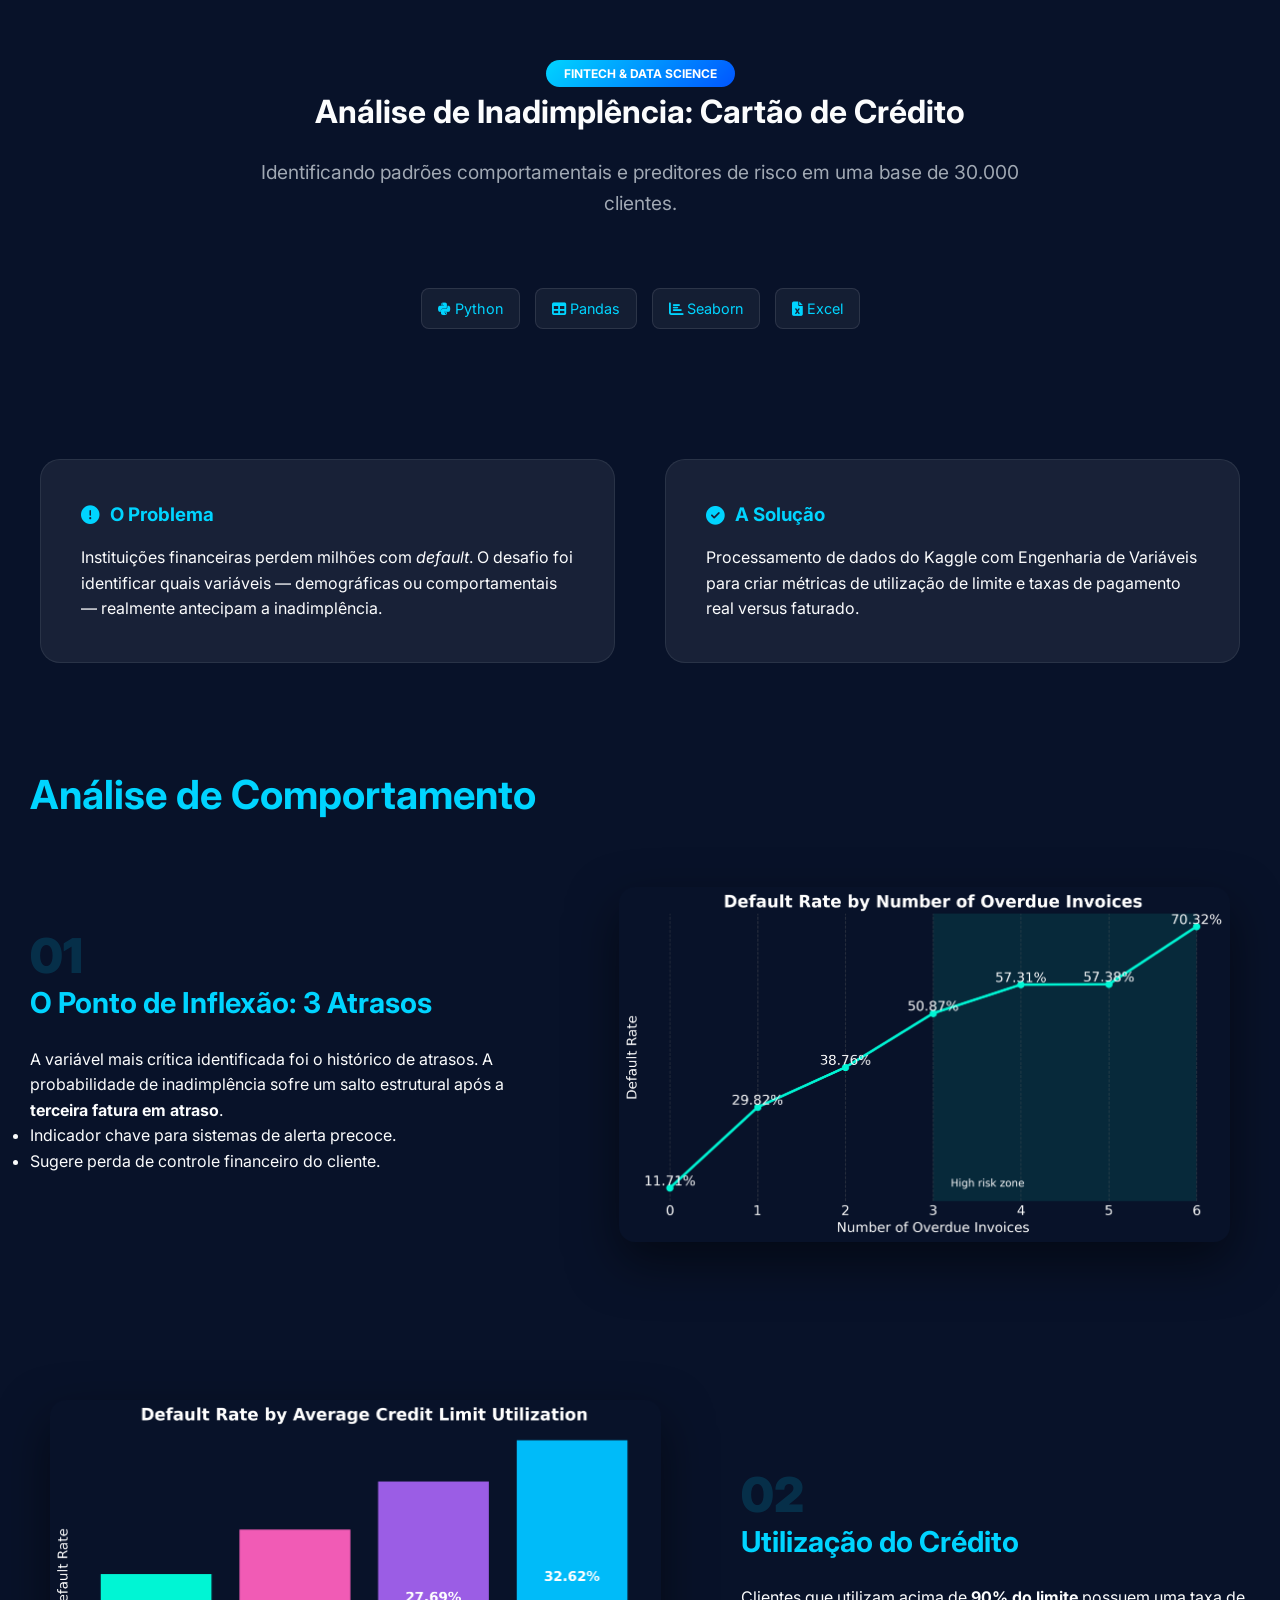
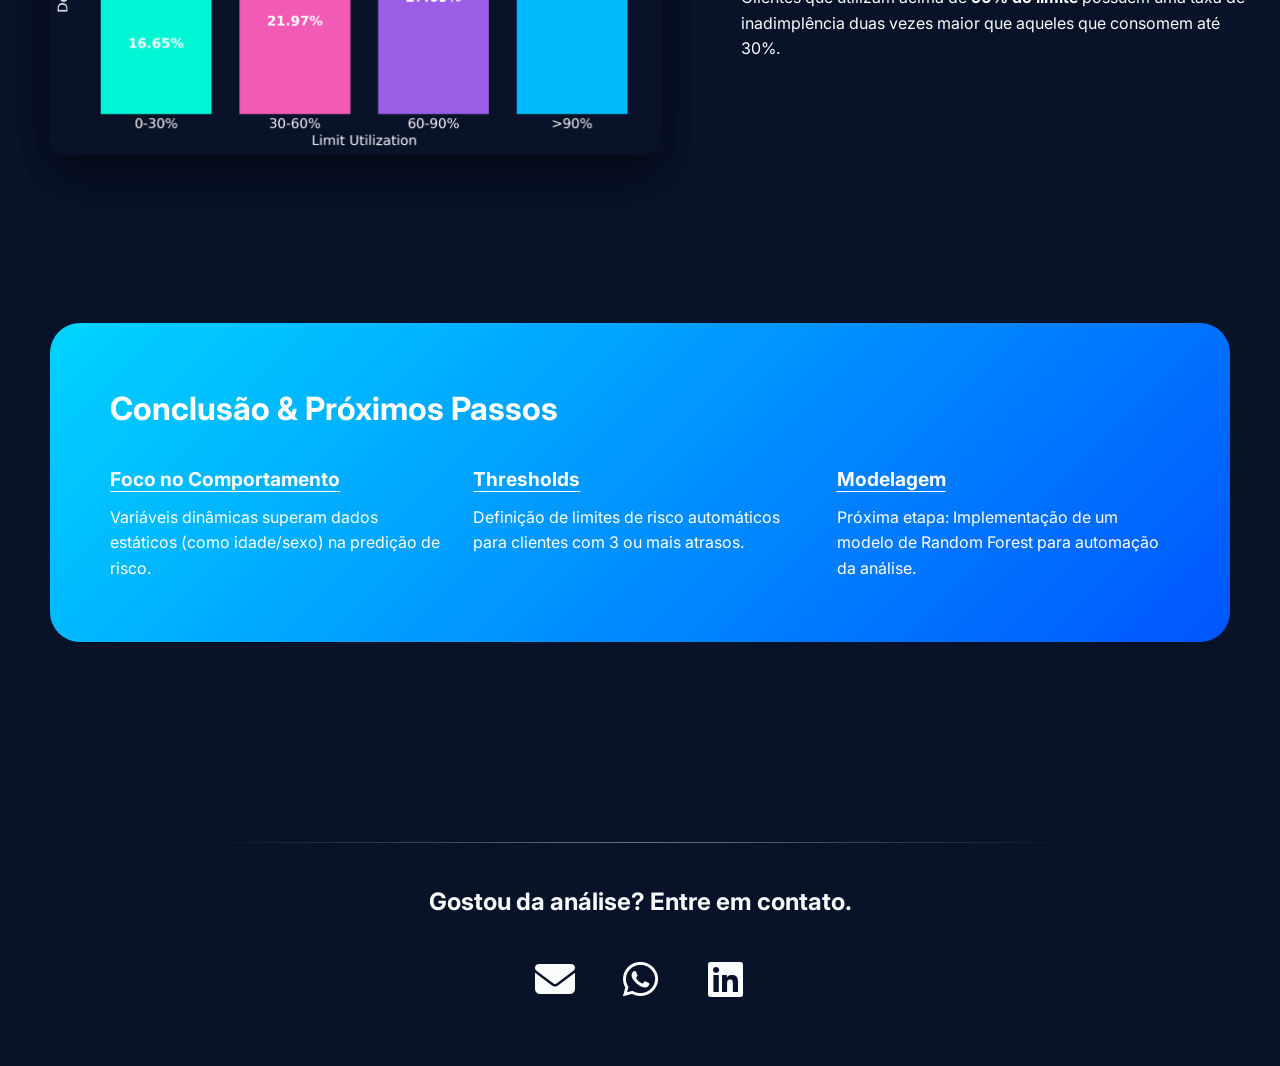
<file: projeto.html>
<!doctype html>
<html lang="pt-br">
  <head>
    <meta charset="UTF-8" />
    <meta name="viewport" content="width=device-width, initial-scale=1.0" />
    <title>Case Study: Risco de Crédito</title>
    <link rel="stylesheet" href="styles.css" />
    <link
      rel="stylesheet"
      href="https://cdnjs.cloudflare.com/ajax/libs/font-awesome/6.5.0/css/all.min.css"
    />
    <link
      href="https://fonts.googleapis.com/css2?family=Inter:wght@300;400;600;700&display=swap"
      rel="stylesheet"
    />
  </head>

  <body>
    <header class="projeto-header-modern">
      <div class="container-central">
        <span class="category-tag">Fintech & Data Science</span>
        <h1>Análise de Inadimplência: Cartão de Crédito</h1>
        <p class="subtitulo-modern">
          Identificando padrões comportamentais e preditores de risco em uma
          base de 30.000 clientes.
        </p>
        <div class="tech-stack">
          <span><i class="fab fa-python"></i> Python</span>
          <span><i class="fas fa-table"></i> Pandas</span>
          <span><i class="fas fa-chart-bar"></i> Seaborn</span>
          <span><i class="fas fa-file-excel"></i> Excel</span>
        </div>
      </div>
    </header>

    <main class="container-central">
      <section class="overview-grid">
        <div class="info-card">
          <h3><i class="fas fa-exclamation-circle"></i> O Problema</h3>
          <p>
            Instituições financeiras perdem milhões com <em>default</em>. O
            desafio foi identificar quais variáveis — demográficas ou
            comportamentais — realmente antecipam a inadimplência.
          </p>
        </div>
        <div class="info-card">
          <h3><i class="fas fa-check-circle"></i> A Solução</h3>
          <p>
            Processamento de dados do Kaggle com Engenharia de Variáveis para
            criar métricas de utilização de limite e taxas de pagamento real
            versus faturado.
          </p>
        </div>
      </section>

      <section class="insight-sectio">
        <h2 class="sobre-titulo">Análise de Comportamento</h2>

        <div class="insight-row">
          <div class="insight-text">
            <span class="insight-number">01</span>
            <h3>O Ponto de Inflexão: 3 Atrasos</h3>
            <p>
              A variável mais crítica identificada foi o histórico de atrasos. A
              probabilidade de inadimplência sofre um salto estrutural após a
              <strong>terceira fatura em atraso</strong>.
            </p>
            <ul class="highlights">
              <li>Indicador chave para sistemas de alerta precoce.</li>
              <li>Sugere perda de controle financeiro do cliente.</li>
            </ul>
          </div>
          <div class="insight-visual">
            <img
              src="img/default_by_delay_payments.png"
              alt="Gráfico de Atrasos"
            />
          </div>
        </div>

        <div class="insight-row reverse">
          <div class="insight-text">
            <span class="insight-number">02</span>
            <h3>Utilização do Crédito</h3>
            <p>
              Clientes que utilizam acima de
              <strong>90% do limite</strong> possuem uma taxa de inadimplência
              duas vezes maior que aqueles que consomem até 30%.
            </p>
          </div>
          <div class="insight-visual">
            <img
              src="img/default_by_utilization_limit.png"
              alt="Gráfico de Utilização"
            />
          </div>
        </div>
      </section>

      <section class="conclusao-box">
        <h2>Conclusão & Próximos Passos</h2>
        <div class="grid-three">
          <div class="conclusao-item">
            <h4>Foco no Comportamento</h4>
            <p>
              Variáveis dinâmicas superam dados estáticos (como idade/sexo) na
              predição de risco.
            </p>
          </div>
          <div class="conclusao-item">
            <h4>Thresholds</h4>
            <p>
              Definição de limites de risco automáticos para clientes com 3 ou
              mais atrasos.
            </p>
          </div>
          <div class="conclusao-item">
            <h4>Modelagem</h4>
            <p>
              Próxima etapa: Implementação de um modelo de Random Forest para
              automação da análise.
            </p>
          </div>
        </div>
      </section>
    </main>

    <footer class="footer-contato">
      <hr class="divider" />
      <h2>Gostou da análise? Entre em contato.</h2>
      <div class="contato-icons">
        <a href="mailto:paulosantiago240@gmail.com"
          ><i class="fa-solid fa-envelope"></i
        ></a>
        <a href="https://wa.me/5567992562363"
          ><i class="fa-brands fa-whatsapp"></i
        ></a>
        <a href="https://www.linkedin.com/in/luis-paulo-loubet-557712179"
          ><i class="fa-brands fa-linkedin"></i
        ></a>
      </div>
    </footer>

    <button class="back-to-top">↑</button>

    <script src="script.js"></script>
  </body>
</html>
</file>
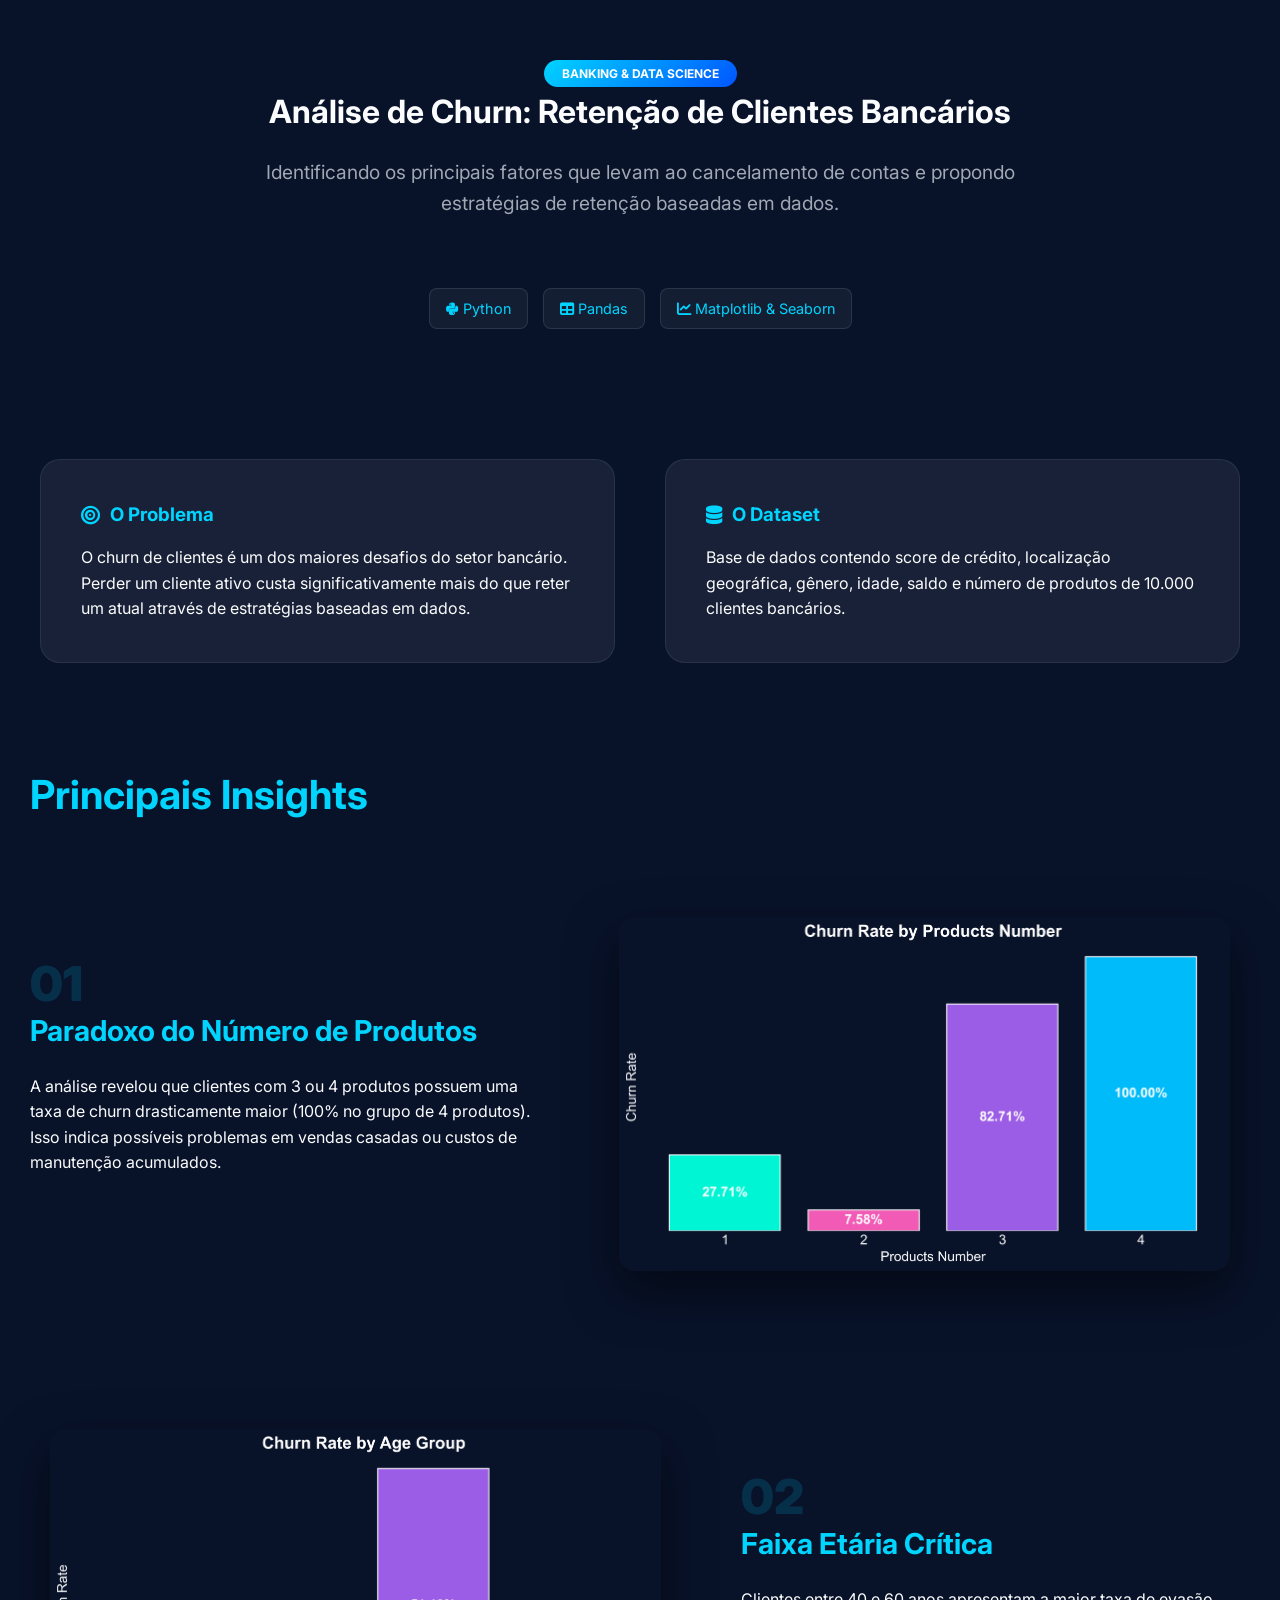
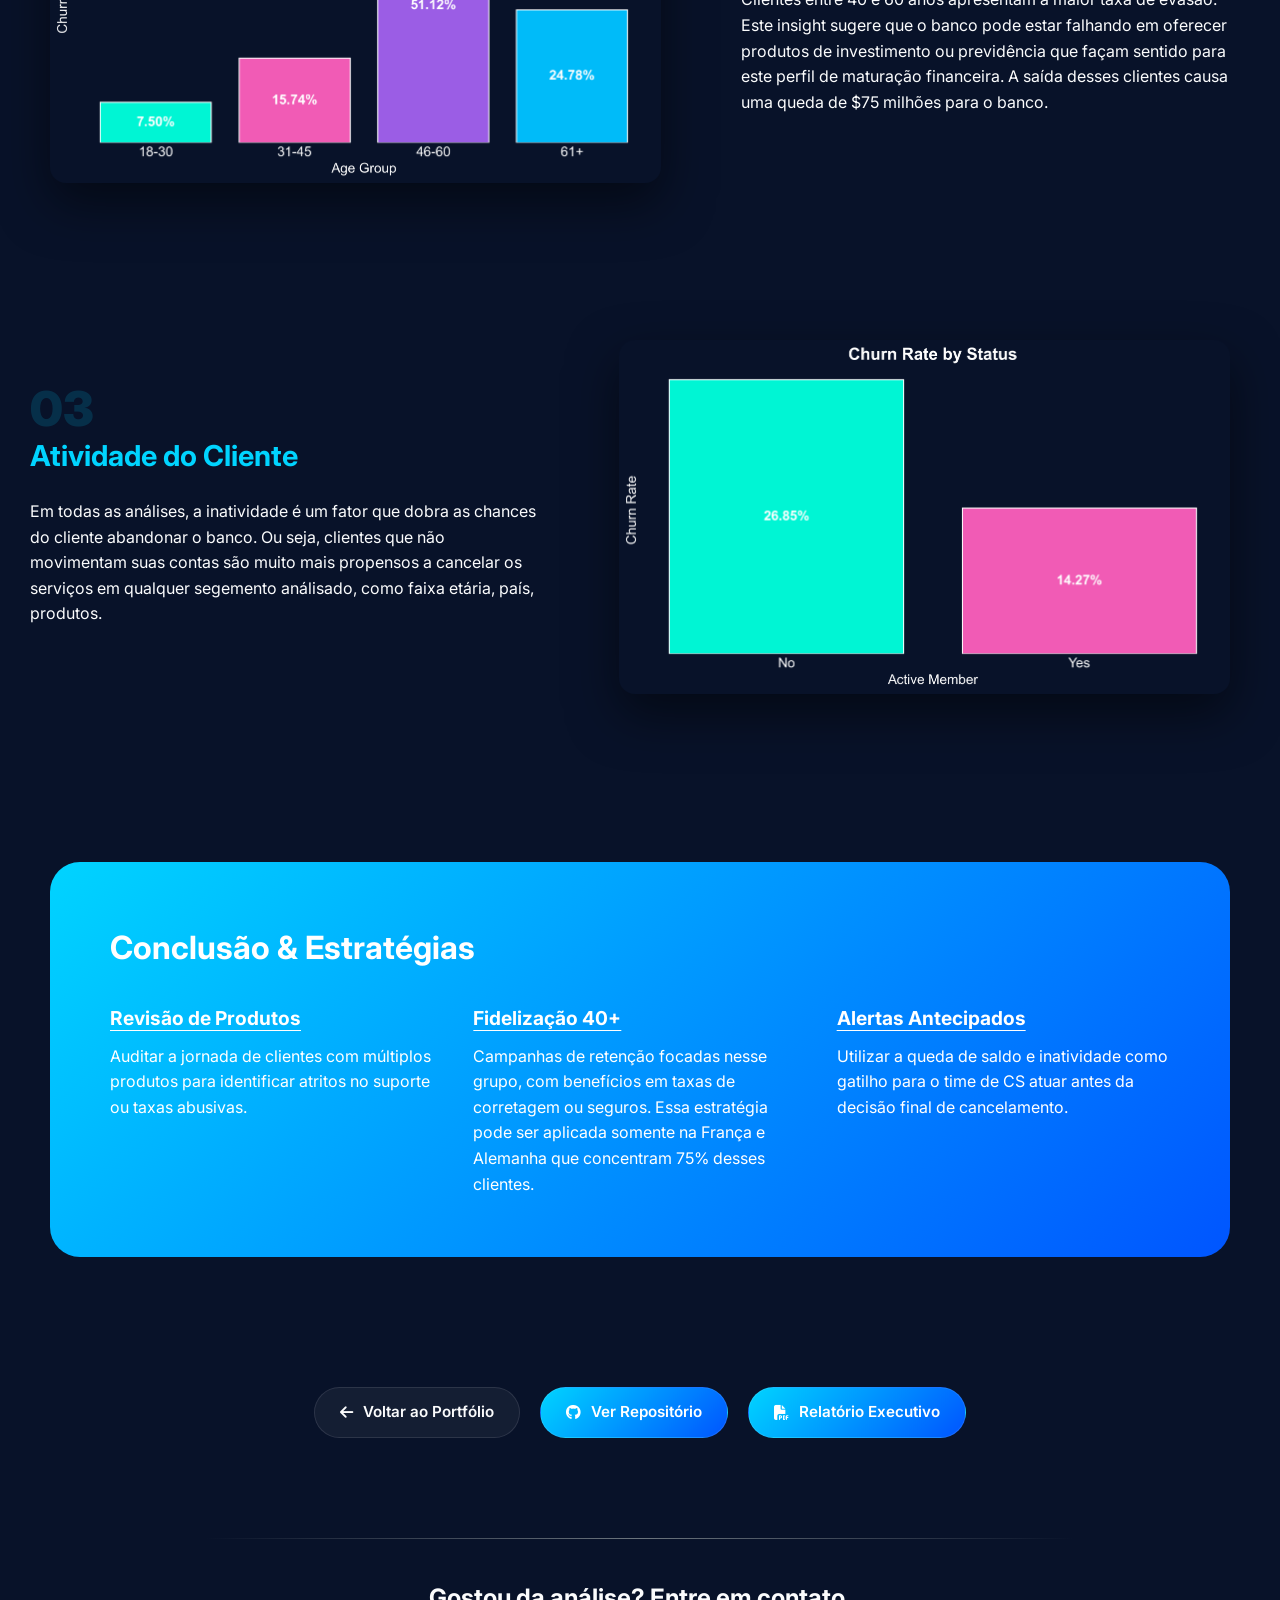
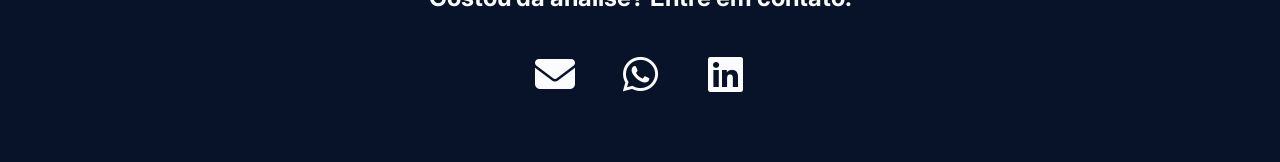
<file: projeto2.html>
<!doctype html>
<html lang="pt-br">
  <head>
    <meta charset="UTF-8" />
    <meta name="viewport" content="width=device-width, initial-scale=1.0" />
    <title>Case Study: Bank Customer Churn</title>
    <link rel="stylesheet" href="styles.css" />
    <link
      rel="stylesheet"
      href="https://cdnjs.cloudflare.com/ajax/libs/font-awesome/6.5.0/css/all.min.css"
    />
    <link
      href="https://fonts.googleapis.com/css2?family=Inter:wght@300;400;600;700&display=swap"
      rel="stylesheet"
    />
  </head>
  <body>
    <header class="projeto-header-modern">
      <div class="container-central">
        <span class="category-tag">Banking & Data Science</span>
        <h1>Análise de Churn: Retenção de Clientes Bancários</h1>
        <p class="subtitulo-modern">
          Identificando os principais fatores que levam ao cancelamento de
          contas e propondo estratégias de retenção baseadas em dados.
        </p>
        <div class="tech-stack">
          <span><i class="fab fa-python"></i> Python</span>
          <span><i class="fas fa-table"></i> Pandas</span>
          <span><i class="fas fa-chart-line"></i> Matplotlib & Seaborn</span>
        </div>
      </div>
    </header>

    <main class="container-central">
      <section class="overview-grid">
        <div class="info-card">
          <h3><i class="fas fa-bullseye"></i> O Problema</h3>
          <p>
            O churn de clientes é um dos maiores desafios do setor bancário.
            Perder um cliente ativo custa significativamente mais do que reter
            um atual através de estratégias baseadas em dados.
          </p>
        </div>
        <div class="info-card">
          <h3><i class="fas fa-database"></i> O Dataset</h3>
          <p>
            Base de dados contendo score de crédito, localização geográfica,
            gênero, idade, saldo e número de produtos de 10.000 clientes
            bancários.
          </p>
        </div>
      </section>

      <section id="insights">
        <h2 class="sobre-titulo">Principais Insights</h2>

        <div class="insight-row">
          <div class="insight-text">
            <div class="insight-number">01</div>
            <h3>Paradoxo do Número de Produtos</h3>
            <p>
              A análise revelou que clientes com 3 ou 4 produtos possuem uma
              taxa de churn drasticamente maior (100% no grupo de 4 produtos). Isso indica possíveis problemas em vendas casadas ou
              custos de manutenção acumulados.
            </p>
          </div>
          <div class="insight-visual">
            <div class="insight-visual"></div>
              <img src="img/churn_by_products.png" alt="Gráfico de Churn por Produtos"/>
            </div>
          </div>
        </div>

        <div class="insight-row reverse">
          <div class="insight-text">
            <div class="insight-number">02</div>
            <h3>Faixa Etária Crítica</h3>
            <p>
              Clientes entre 40 e 60 anos apresentam a maior taxa de evasão.
              Este insight sugere que o banco pode estar falhando em oferecer
              produtos de investimento ou previdência que façam sentido para
              este perfil de maturação financeira. A saída desses clientes causa uma queda de $75 milhões para o banco.
            </p>
          </div>
          <div class="insight-visual">
            <div class="img-placeholder">
              <img src="img/churn_by_age.png" alt="Gráfico de Churn por Idade"/>
            </div>
          </div>
        </div>

        <div class="insight-row">
          <div class="insight-text">
            <span class="insight-number">03</span>
            <h3>Atividade do Cliente</h3>
            <p>
             Em todas as análises, a inatividade é um fator que dobra as chances do cliente abandonar o banco. Ou seja, clientes que não movimentam suas contas são muito mais propensos a cancelar os serviços em qualquer segemento análisado, como faixa etária, país, produtos.
            </p>
          </div>
          <div class="insight-visual">
            <div class="img-placeholder">
              <img src="img/churn_by_status.png" alt="Gráfico de Churn por Status"/>
            </div>
          </div>
        </div>
        

      </section>

      <section class="conclusao-box">
        <h2>Conclusão & Estratégias</h2>
        <div class="grid-three">
          <div class="conclusao-item">
            <h4>Revisão de Produtos</h4>
            <p>
              Auditar a jornada de clientes com múltiplos produtos para
              identificar atritos no suporte ou taxas abusivas.
            </p>
          </div>
          <div class="conclusao-item">
            <h4>Fidelização 40+</h4>
            <p>
              Campanhas de retenção focadas nesse grupo, com benefícios em taxas de corretagem ou seguros. Essa estratégia pode ser aplicada somente na França e Alemanha que concentram 75% desses clientes.
            </p>
          </div>
          <div class="conclusao-item">
            <h4>Alertas Antecipados</h4>
            <p>
              Utilizar a queda de saldo e inatividade como gatilho para o time
              de CS atuar antes da decisão final de cancelamento.
            </p>
          </div>
        </div>
      </section>
    </main>

    <div class="action-buttons">
      <a href="index.html" class="btn-modern back">
        <i class="fas fa-arrow-left"></i> Voltar ao Portfólio
      </a>
      <a href="https://github.com/luispauloloubet/churn_analysis" class="btn-modern github">
        <i class="fab fa-github"></i> Ver Repositório
      </a>
      <a href="#" class="btn-modern pdf">
        <i class="fas fa-file-pdf"></i> Relatório Executivo
      </a>
    </div>

    <footer class="footer-contato">
      <hr class="divider" />
      <h2>Gostou da análise? Entre em contato.</h2>
      <div class="contato-icons">
        <a href="mailto:paulosantiago240@gmail.com"
          ><i class="fa-solid fa-envelope"></i
        ></a>
        <a href="https://wa.me/5567992562363"
          ><i class="fa-brands fa-whatsapp"></i
        ></a>
        <a
          href="https://www.linkedin.com/in/luis-paulo-loubet-557712179"
          target="_blank"
          ><i class="fa-brands fa-linkedin"></i
        ></a>
      </div>
    </footer>
  </body>
</html>
</file>
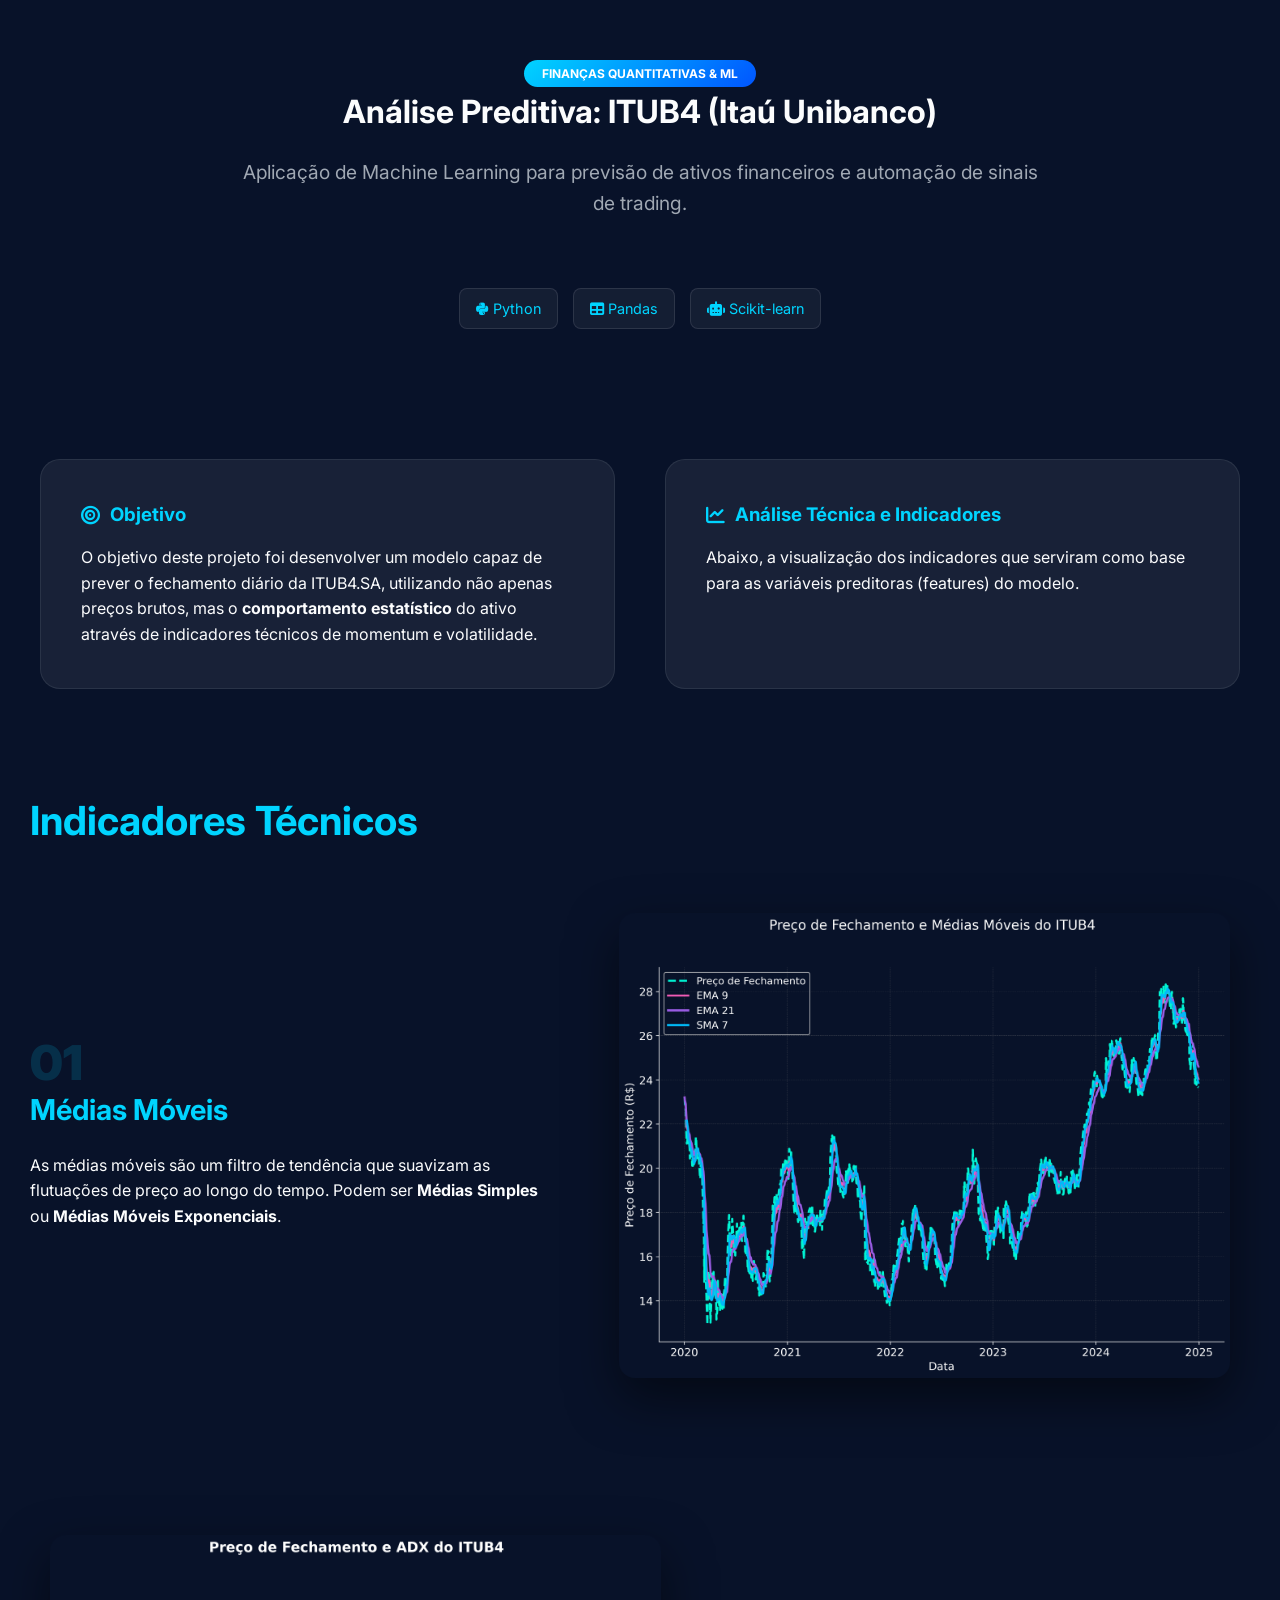
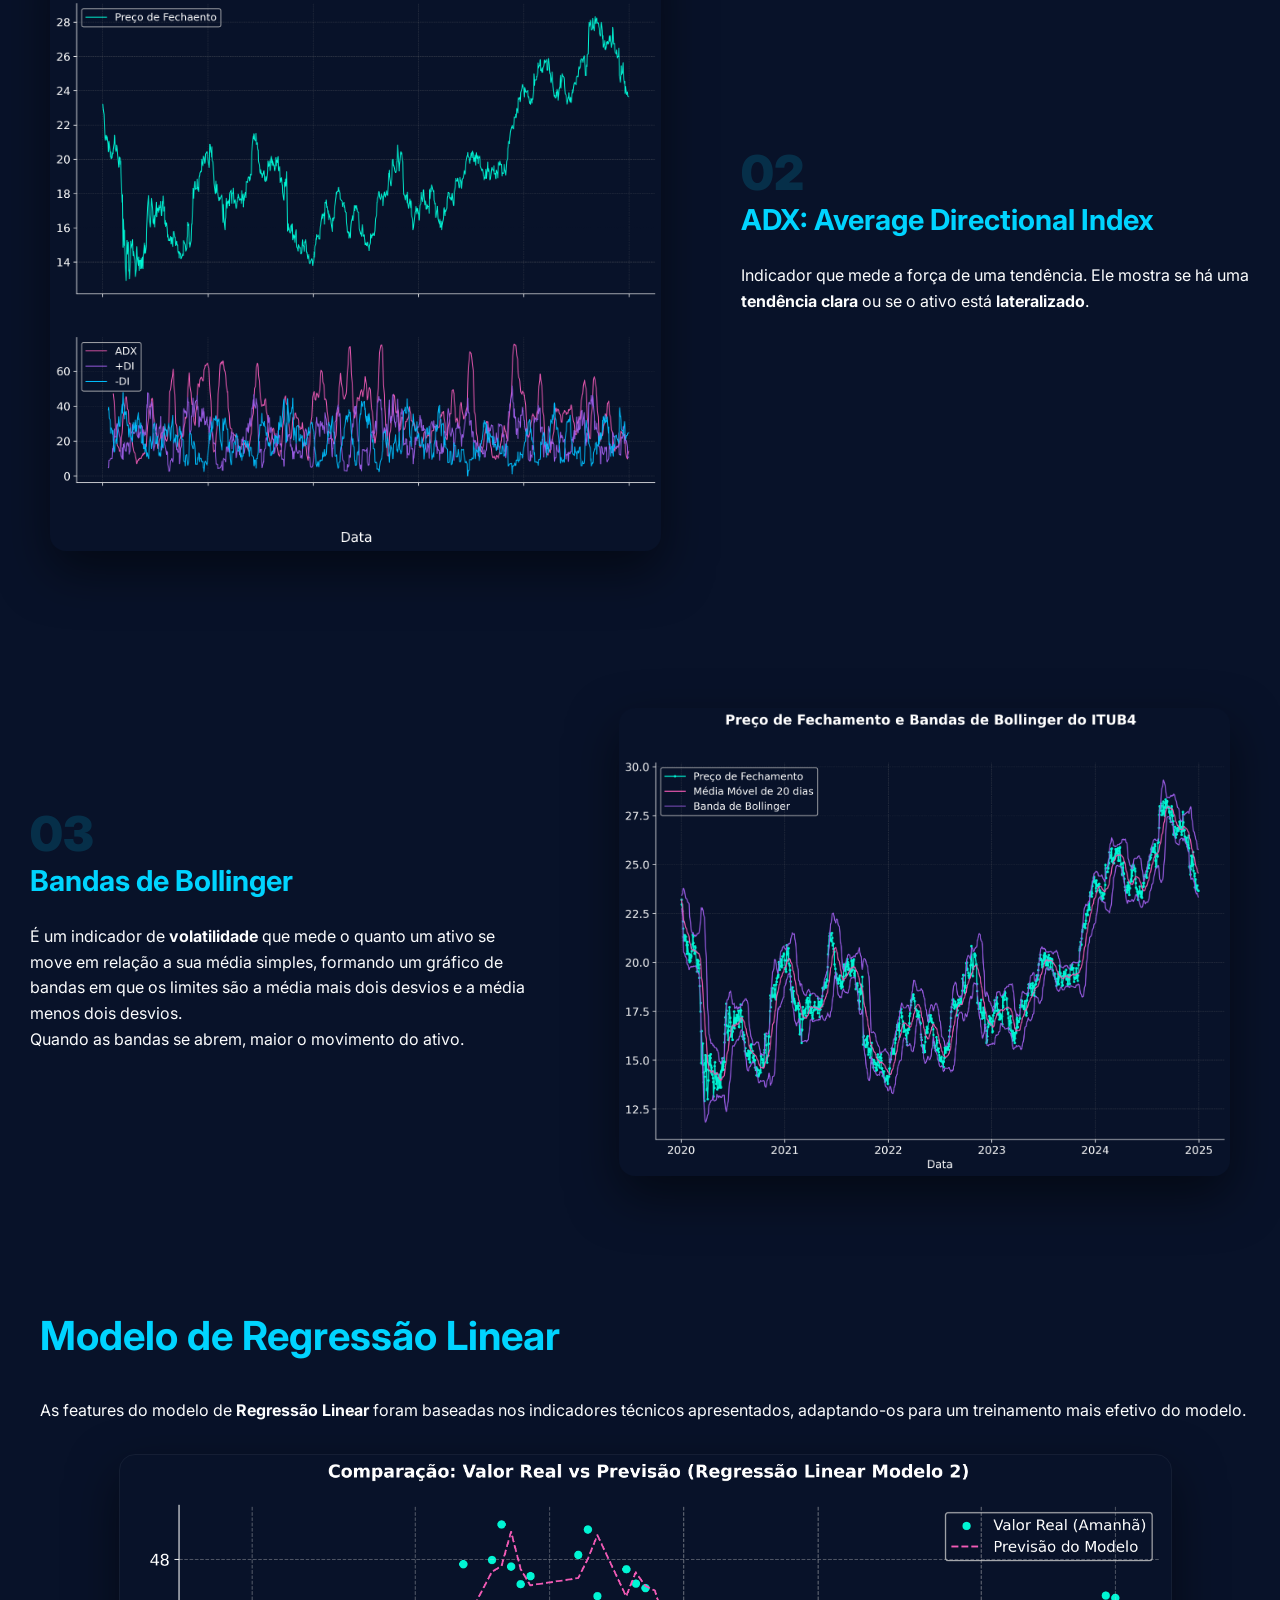
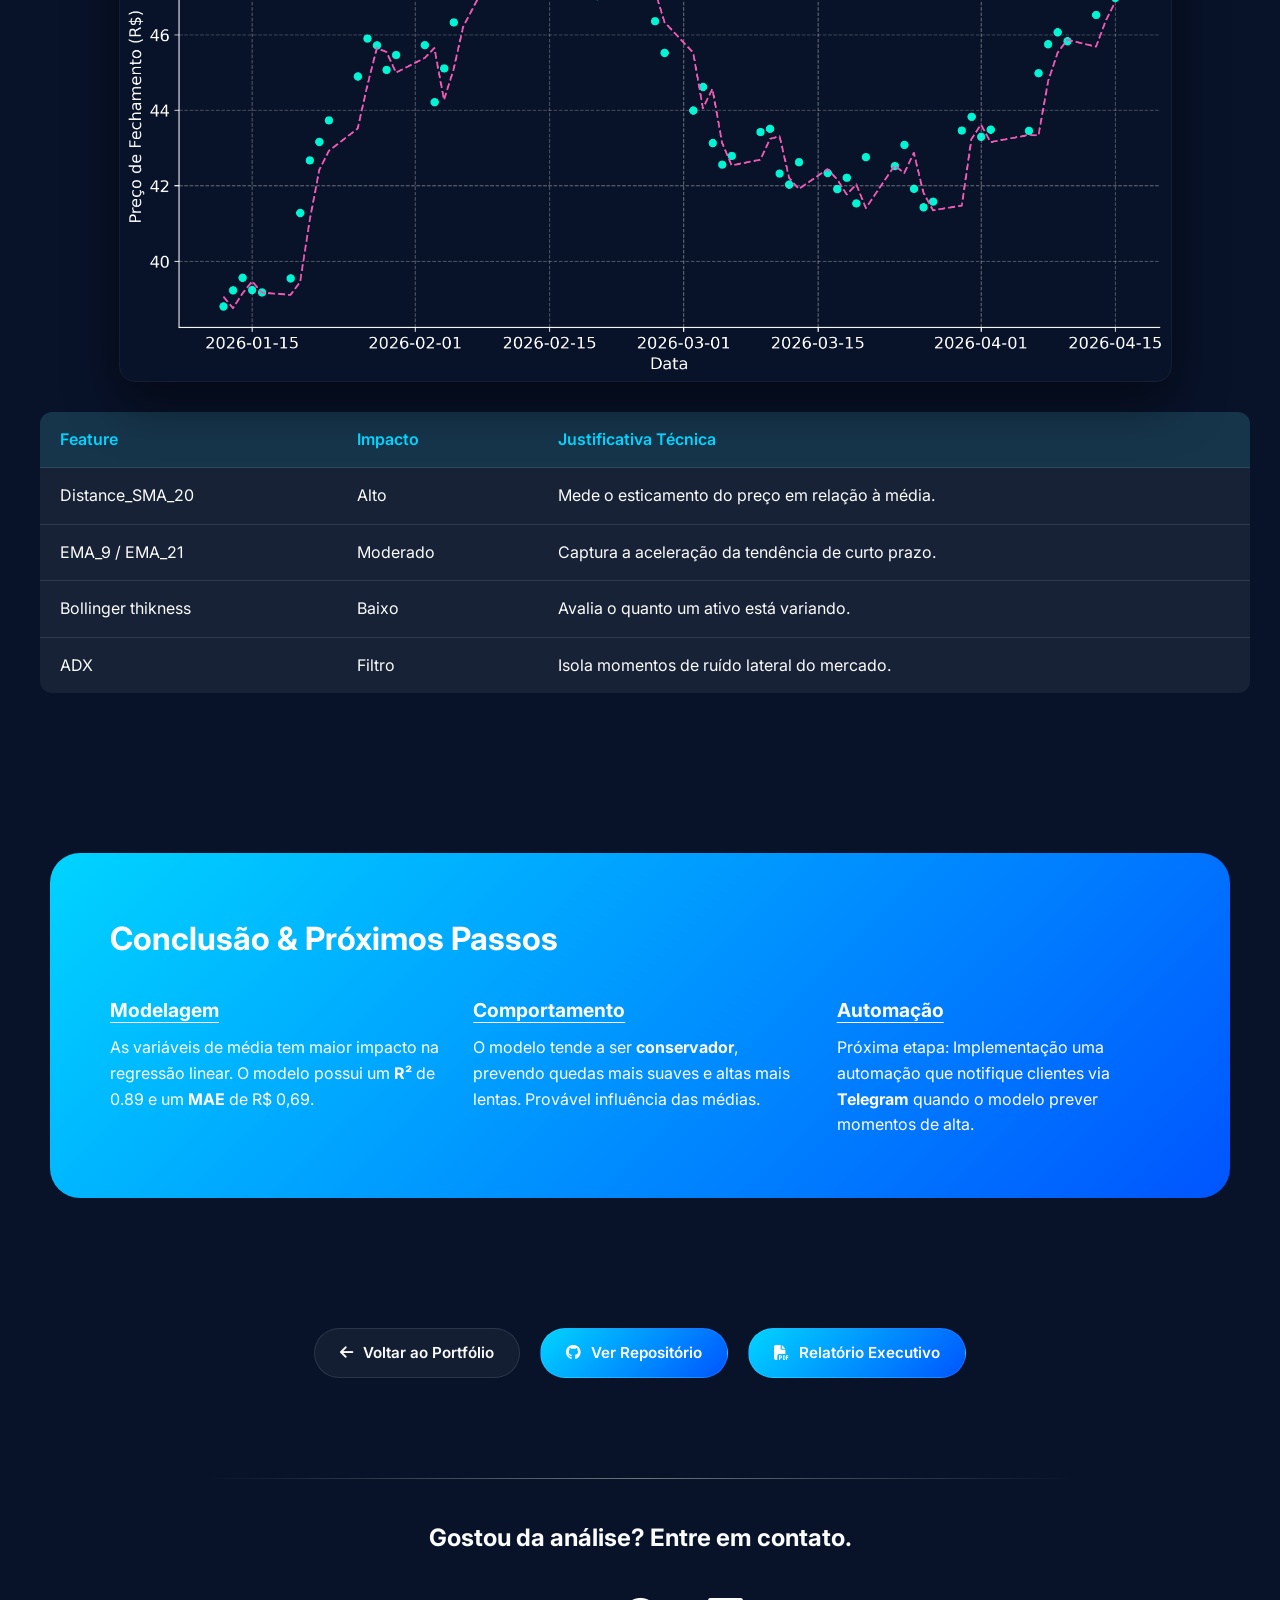
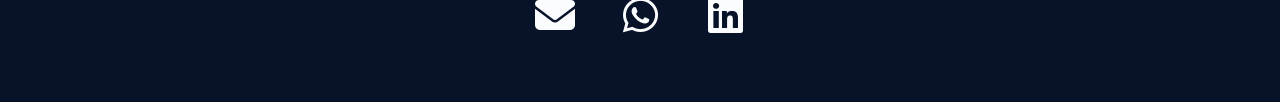
<file: projeto3.html>
<!doctype html>
<html lang="pt-br">
  <head>
    <meta charset="UTF-8" />
    <meta name="viewport" content="width=device-width, initial-scale=1.0" />
    <title>Case Study: ITUB4 Predictive Analysis</title>
    <link rel="stylesheet" href="styles.css" />
    <link
      rel="stylesheet"
      href="https://cdnjs.cloudflare.com/ajax/libs/font-awesome/6.5.0/css/all.min.css"
    />
    <link
      href="https://fonts.googleapis.com/css2?family=Inter:wght@300;400;600;700&display=swap"
      rel="stylesheet"
    />
  </head>

  <body>
    <header class="projeto-header-modern">
      <div class="container-central">
        <span class="category-tag">Finanças Quantitativas & ML</span>
        <h1>Análise Preditiva: ITUB4 (Itaú Unibanco)</h1>
        <p class="subtitulo-modern">
          Aplicação de Machine Learning para previsão de ativos financeiros e
          automação de sinais de trading.
        </p>
        <div class="tech-stack">
          <span><i class="fab fa-python"></i> Python</span>
          <span><i class="fas fa-table"></i> Pandas</span>
          <span><i class="fas fa-robot"></i> Scikit-learn</span>
        </div>
      </div>
    </header>

    <main class="container-central">
      <section class="overview-grid">
        <div class="info-card">
          <h3><i class="fas fa-bullseye"></i> Objetivo</h3>
          <p>
            O objetivo deste projeto foi desenvolver um modelo capaz de prever o
            fechamento diário da ITUB4.SA, utilizando não apenas preços brutos,
            mas o <strong>comportamento estatístico</strong> do ativo através de
            indicadores técnicos de momentum e volatilidade.
          </p>
        </div>
        <div class="info-card">
          <h3>
            <i class="fas fa-chart-line"></i> Análise Técnica e Indicadores
          </h3>
          <p>
            Abaixo, a visualização dos indicadores que serviram como base para
            as variáveis preditoras (features) do modelo.
          </p>
        </div>
      </section>

      <section class="insights">
        <h2 class="sobre-titulo">Indicadores Técnicos</h2>

        <div class="insight-row">
          <div class="insight-text">
            <span class="insight-number">01</span>
            <h3>Médias Móveis</h3>
            <p>
              As médias móveis são um filtro de tendência que suavizam as
              flutuações de preço ao longo do tempo. Podem ser
              <strong>Médias Simples</strong> ou
              <strong>Médias Móveis Exponenciais</strong>.
            </p>
          </div>
          <div class="insight-visual">
            <img src="img/moving_averages.png" alt="Gráfico de Atrasos" />
          </div>
        </div>

        <div class="insight-row reverse">
          <div class="insight-text">
            <span class="insight-number">02</span>
            <h3>ADX: Average Directional Index</h3>
            <p>
              Indicador que mede a força de uma tendência. Ele mostra se há uma
              <strong>tendência clara</strong> ou se o ativo está
              <strong>lateralizado</strong>.
            </p>
          </div>
          <div class="insight-visual">
            <img src="img/adx.png" alt="Gráfico de Utilização" />
          </div>
        </div>

        <div class="insight-row">
          <div class="insight-text">
            <span class="insight-number">03</span>
            <h3>Bandas de Bollinger</h3>
            <p>
              É um indicador de <strong>volatilidade</strong> que mede o quanto
              um ativo se move em relação a sua média simples, formando um
              gráfico de bandas em que os limites são a média mais dois desvios
              e a média menos dois desvios.
            </p>
            <p>Quando as bandas se abrem, maior o movimento do ativo.</p>
          </div>
          <div class="insight-visual">
            <img src="img/bollinger_bands.png" alt="Gráfico de Utilização" />
          </div>
        </div>
      </section>

      <section class="insight-section">
        <h2 class="sobre-titulo">Modelo de Regressão Linear</h2>
        <p>
          As features do modelo de <strong>Regressão Linear</strong> foram
          baseadas nos indicadores técnicos apresentados, adaptando-os para um
          treinamento mais efetivo do modelo.
        </p>

        <div class="insight-ml">
          <img
            src="img/real_vs_previsao_M2.png"
            alt="Regressão Linear: Real vs Previsão"
            class="img-analise"
          />
        </div>

        <div class="data-table-container">
          <table class="data-table">
            <thead>
              <tr>
                <th>Feature</th>
                <th>Impacto</th>
                <th>Justificativa Técnica</th>
              </tr>
            </thead>
            <tbody>
              <tr>
                <td>Distance_SMA_20</td>
                <td>Alto</td>
                <td>Mede o esticamento do preço em relação à média.</td>
              </tr>
              <tr>
                <td>EMA_9 / EMA_21</td>
                <td>Moderado</td>
                <td>Captura a aceleração da tendência de curto prazo.</td>
              </tr>
              <tr>
                <td>Bollinger thikness</td>
                <td>Baixo</td>
                <td>Avalia o quanto um ativo está variando.</td>
              </tr>
              <tr>
                <td>ADX</td>
                <td>Filtro</td>
                <td>Isola momentos de ruído lateral do mercado.</td>
              </tr>
            </tbody>
          </table>
        </div>
      </section>

      <section class="conclusao-box">
        <h2>Conclusão & Próximos Passos</h2>
        <div class="grid-three">
          <div class="conclusao-item">
            <h4>Modelagem</h4>
            <p>
              As variáveis de média tem maior impacto na regressão linear. O
              modelo possui um <strong>R²</strong> de 0.89 e um
              <strong>MAE</strong> de R$ 0,69.
            </p>
          </div>
          <div class="conclusao-item">
            <h4>Comportamento</h4>
            <p>
              O modelo tende a ser <strong>conservador</strong>, prevendo quedas
              mais suaves e altas mais lentas. Provável influência das médias.
            </p>
          </div>
          <div class="conclusao-item">
            <h4>Automação</h4>
            <p>
              Próxima etapa: Implementação uma automação que notifique clientes
              via <strong>Telegram</strong> quando o modelo prever momentos de
              alta.
            </p>
          </div>
        </div>
      </section>
    </main>

    <div class="action-buttons">
      <a href="index.html" class="btn-modern back">
        <i class="fas fa-arrow-left"></i> Voltar ao Portfólio
      </a>
      <a
        href="https://github.com/luispauloloubet/projeto-itub4-investimentos"
        target="_blank"
        class="btn-modern github"
      >
        <i class="fab fa-github"></i> Ver Repositório
      </a>
      <a href="#" class="btn-modern pdf">
        <i class="fas fa-file-pdf"></i> Relatório Executivo
      </a>
    </div>

    <footer class="footer-contato">
      <hr class="divider" />
      <h2>Gostou da análise? Entre em contato.</h2>
      <div class="contato-icons">
        <a href="mailto:paulosantiago240@gmail.com"
          ><i class="fa-solid fa-envelope"></i
        ></a>
        <a href="https://wa.me/5567992562363"
          ><i class="fa-brands fa-whatsapp"></i
        ></a>
        <a
          href="https://www.linkedin.com/in/luis-paulo-loubet-557712179"
          target="_blank"
          ><i class="fa-brands fa-linkedin"></i
        ></a>
      </div>
    </footer>

    <button class="back-to-top">↑</button>

    <script src="script.js"></script>
  </body>
</html>
</file>
<file: styles.css>
/* ============================================================
   1. CONFIGURAÇÕES GLOBAIS E VARIÁVEIS
   ============================================================ */
:root {
  --primary-color: #00d4ff;
  --secondary-color: #6c757d;
  --background-color: #081229;
  --card-bg: rgba(35, 44, 65, 0.623);
  --text-color: #fbfcfd;
  --text-muted: #a0a8b3;
  --accent-gradient: linear-gradient(135deg, #00d4ff 0%, #0055ff 100%);
}

* {
  margin: 0;
  padding: 0;
  box-sizing: border-box;
  font-family: "Inter", sans-serif;
}

html {
  scroll-behavior: smooth;
}

body {
  background-color: var(--background-color);
  color: var(--text-color);
  line-height: 1.6;
}

/* Utilitários Gerais */
.divider {
  height: 1px;
  width: 70%;
  margin: 40px auto;
  background: linear-gradient(
    to right,
    transparent,
    var(--secondary-color),
    transparent
  );
  border: none;
}

/* ============================================================
   2. NAVEGAÇÃO (COMUM A TODO O SITE)
   ============================================================ */
.navegacao {
  position: fixed;
  background: linear-gradient(
    90deg,
    rgba(8, 18, 41, 0.95),
    rgba(8, 18, 41, 0.8)
  );
  width: 100%;
  z-index: 1000;
  padding: 1.2rem;
  backdrop-filter: blur(10px);
}

.menu {
  display: flex;
  list-style: none;
  justify-content: center;
  gap: 2rem;
}

.menu-link {
  color: var(--text-color);
  text-decoration: none;
  font-weight: 500;
  position: relative;
  padding: 0.5rem;
  transition: all 0.3s ease;
}

.menu-link:hover {
  color: var(--primary-color);
}

/* ============================================================
   3. ESTILOS DA HOME (PÁGINA PRINCIPAL - INDEX.HTML)
   ============================================================ */

/* Cabeçalho / Hero Section */
.cabecalho {
  display: flex;
  flex-direction: column;
  align-items: center;
  justify-content: center;
  height: 100vh;
  text-align: center;
  padding: 0 1rem;
}

.foto-perfil {
  width: 250px;
  height: 250px;
  box-shadow: 0 0 20px rgba(0, 212, 255, 0.2);
  border-radius: 50%;
  border: 2px solid var(--primary-color);
  object-fit: cover;
  margin-bottom: 1.5rem;
  transition: transform 0.5s ease;
}

.foto-perfil:hover {
  transform: scale(1.05);
}

.cabecalho h1 {
  font-size: 3.5rem;
  color: var(--primary-color);
  margin-bottom: 10px;
}

/* Seção Sobre */
.sobre {
  padding: 10rem 2rem;
  text-align: center;
}
.sobre-titulo {
  font-size: 2.5rem;
  margin-bottom: 30px;
  color: var(--primary-color);
}
.sobre-caixa {
  background: var(--card-bg);
  padding: 2.5rem;
  border-radius: 16px;
  max-width: 850px;
  margin: 0 auto;
  border: 1px solid rgba(255, 255, 255, 0.1);
}

/* Seção Projetos (Grid de Cards da Home) */
.projetos {
  padding: 80px 20px;
  text-align: center;
}
.projetos-titulo {
  font-size: 2.5rem;
  margin-bottom: 40px;
  color: var(--primary-color);
}

.projetos-caixa {
  display: flex;
  flex-wrap: wrap;
  gap: 30px;
  justify-content: center;
  max-width: 1200px;
  margin: 0 auto;
}

.projetos-card {
  width: 320px;
  background: var(--card-bg);
  border-radius: 16px;
  overflow: hidden;
  border: 1px solid rgba(255, 255, 255, 0.05);
  transition:
    transform 0.5s ease-in-out,
    box-shadow 0.5s ease-in-out;
  text-align: left;
}

.projetos-card:hover {
  transform: translateY(-10px);
  box-shadow: 0 10px 30px rgba(0, 212, 255, 0.15);
}

.projeto-link {
  text-decoration: none;
  color: inherit;
  display: block;
}
.projetos-imagem {
  width: 100%;
  height: 180px;
  object-fit: cover;
}
.projetos-nome {
  padding: 1.5rem 1.5rem 0.5rem;
  color: var(--primary-color);
  font-size: 1.4rem;
}
.projetos-descricao {
  padding: 0 1.5rem 1.5rem;
  font-size: 0.95rem;
  color: var(--text-muted);
}

/* ============================================================
   4. ESTILOS DO CASE STUDY (PÁGINA DO PROJETO - PROJETO1.HTML)
   ============================================================ */

/* Container Principal do Projeto */
.container-central {
  margin: 0 auto;
  padding: 20px 30px;
  max-width: 1500px;
}

/* Header Moderno do Projeto */
.projeto-header-modern {
  text-align: center;
  margin-bottom: 80px;
  padding-top: 40px;
}

.category-tag {
  background: var(--accent-gradient);
  color: white;
  padding: 6px 18px;
  border-radius: 50px;
  font-size: 0.75rem;
  font-weight: 700;
  text-transform: uppercase;
  letter-spacing: px;
}

.subtitulo-modern {
  font-size: 1.2rem;
  color: var(--text-muted);
  max-width: 800px;
  margin: 20px auto 0;
  margin-bottom: 30px;
}

/* Tech Stack Badges */
.tech-stack {
  display: flex;
  justify-content: center;
  gap: 15px;
  margin-top: 30px;
  flex-wrap: wrap;
}

.tech-stack span {
  background: rgba(255, 255, 255, 0.05);
  border: 1px solid rgba(255, 255, 255, 0.1);
  padding: 8px 16px;
  border-radius: 8px;
  font-size: 0.9rem;
  color: var(--primary-color);
  margin-top: 30px;
  transform: translateY(10px);
  transition: all 0.5s ease;
}

.tech-stack span:hover {
  transform: translateY(5px);
  box-shadow: 0 10px 30px rgba(0, 212, 255, 0.15);
  transition: all 0.4s ease;
}

/* Grid de Visão Geral (Problema/Solução) */
.overview-grid {
  display: grid;
  grid-template-columns: repeat(auto-fit, minmax(320px, 1fr));
  gap: 30px;
  margin-bottom: 100px;
}

.info-card {
  background: var(--card-bg);
  padding: 40px;
  border-radius: 20px;
  border: 1px solid rgba(255, 255, 255, 0.08);
  text-align: left;
  margin-top: 20px;
  margin-left: 10px;
  margin-right: 10px;
  transition:
    transform 0.5s ease-in-out,
    box-shadow 0.5s ease-in-out;
}

.info-card:hover {
  transform: translateY(-10px);
  box-shadow: 0 10px 30px rgba(0, 212, 255, 0.15);
  transition: all 0.4s ease;
}

.info-card h3 {
  color: var(--primary-color);
  margin-bottom: 15px;
  display: flex;
  align-items: center;
  gap: 10px;
}

/* Seções de Insights (Texto Lateral + Imagem) */

.insight-section {
  margin-left: 10px;
}

.insight-row {
  display: flex;
  align-items: center;
  gap: 60px;
  margin-bottom: 120px;
}

.insight-row.reverse {
  flex-direction: row-reverse;
}

.insight-text {
  flex: 1;
  text-align: left;
}

.insight-text h3 {
  font-size: 1.8rem;
  margin-bottom: 20px;
  color: var(--primary-color);
}

.insight-number {
  font-size: 3rem;
  font-weight: 900;
  color: var(--primary-color);
  opacity: 0.15;
  line-height: 1;
  display: block;
}

.insight-visual {
  flex: 1.2;
  margin-top: 30px;
  margin-right: 20px;
  margin-left: 20px;
  transition:
    transform 0.5s ease-in-out,
    box-shadow 0.5s ease-in-out;
}

.insight-visual:hover {
  transform: translateY(-10px);

  transition: all 0.4s ease;
  cursor: pointer;
  border-radius: 16px;
}

.insight-visual img {
  width: 100%;
  border-radius: 16px;
  box-shadow: 0 20px 50px rgba(0, 0, 0, 0.5);
}

/* Caixa de Conclusão de Alto Impacto */
.conclusao-box {
  margin-top: 10rem;
  background: var(--accent-gradient);
  padding: 60px;
  border-radius: 30px;
  color: white;
  margin-bottom: 80px;
  text-align: left;
  margin-left: 20px;
  margin-right: 20px;
}

.conclusao-box h2 {
  margin-bottom: 30px;
  font-size: 2rem;
}

.grid-three {
  display: grid;
  grid-template-columns: repeat(auto-fit, minmax(220px, 1fr));
  gap: 30px;
}

.conclusao-item h4 {
  font-size: 1.2rem;
  margin-bottom: 10px;
  text-decoration: underline;
  text-underline-offset: 5px;
}

/* ============================================================
   5. RODAPÉ E AUXILIARES (COMUM)
   ============================================================ */
.footer-contato {
  padding: 60px 20px;
  text-align: center;
}
.contato-icons {
  display: flex;
  justify-content: center;
  gap: 30px;
  margin-top: 30px;
}
.contato-icons a {
  text-decoration: none;
  width: 55px;
  height: 55px;

  display: flex;
  align-items: center;
  justify-content: center;

  font-size: 40px;
  color: var(--text-color);

  transition: all 0.5s ease;
}
.contato-icons a:hover {
  color: var(--primary-color);
  transform: scale(1.2);
}

.back-to-top {
  position: fixed;
  bottom: 30px;
  right: 30px;
  width: 50px;
  height: 50px;
  border-radius: 50%;
  background: var(--primary-color);
  color: #081229;
  border: none;
  cursor: pointer;
  display: none;
  z-index: 1000;
  box-shadow: 0 5px 15px rgba(0, 0, 0, 0.3);
}

/* ============================================================
   ADICIONAIS PARA O PROJETO ITAÚ (NÃO REMOVER NADA ACIMA)
   ============================================================ */

/* Estilização da Tabela de Métricas de ML */
.data-table-container {
  margin: 30px 0;
  overflow-x: auto;
}

.data-table {
  width: 100%;
  border-collapse: collapse;
  background: var(--card-bg);
  border-radius: 12px;
  overflow: hidden;
  color: var(--text-color);
}

.data-table th,
.data-table td {
  padding: 15px 20px;
  text-align: left;
  border-bottom: 1px solid rgba(255, 255, 255, 0.1);
}

.data-table th {
  background: rgba(0, 212, 255, 0.1);
  color: var(--primary-color);
  font-weight: 600;
}

.data-table tr:last-child td {
  border-bottom: none;
}

.insight-ml {
  display: flex;
  justify-content: center;
  align-items: center;

  margin-top: 30px;
  margin-right: 20px;
  margin-left: 20px;
  transition:
    transform 0.5s ease-in-out,
    box-shadow 0.5s ease-in-out;
}

.insight-ml:hover {
  transform: translateY(-10px);

  transition: all 0.4s ease;
  cursor: pointer;
  border-radius: 16px;
}

.insight-ml img {
  width: 90%;
  border-radius: 16px;
  box-shadow: 0 20px 50px rgba(0, 0, 0, 0.5);
}

/* Cards de Métricas e Conclusão */
.card-metrica {
  background: var(--card-bg);
  padding: 25px;
  border-radius: 15px;
  border-left: 4px solid var(--primary-color);
  transition: transform 0.3s ease;
}

.card-metrica:hover {
  transform: translateY(-5px);
}

.nota-analise {
  font-size: 0.9rem;
  color: var(--text-muted);
  font-style: italic;
  margin-top: 15px;
}

code {
  background: rgba(0, 212, 255, 0.1);
  padding: 2px 6px;
  border-radius: 4px;
  color: var(--primary-color);
  font-family: "Courier New", Courier, monospace;
}

/* Botões de Ação Header */
.action-buttons {
  display: flex;
  gap: 20px;
  justify-content: center;
  margin-top: 30px;
}

.btn-modern {
  padding: 12px 25px;
  border-radius: 30px;
  text-decoration: none;
  font-weight: 600;
  font-size: 0.95rem;
  display: flex;
  align-items: center;
  gap: 10px;
  transition: all 0.3s ease;
  border: 1px solid rgba(255, 255, 255, 0.1);
}

.btn-modern.github {
  background: var(--accent-gradient);
  color: #fff;
}

.btn-modern.pdf {
  background: rgba(255, 255, 255, 0.05);
  color: var(--text-color);
}

.btn-modern:hover {
  transform: translateY(-3px);
  box-shadow: 0 10px 20px rgba(0, 212, 255, 0.2);
}

/* Gráficos e Figuras */
.grid-graficos {
  display: grid;
  grid-template-columns: 1fr 1fr;
  gap: 20px;
  margin: 30px 0;
}

.container-figura,
.container-figura-unica {
  background: var(--card-bg);
  padding: 15px;
  border-radius: 12px;
  text-align: center;
}

.img-analise {
  max-width: 100%;
  height: auto;
  border-radius: 8px;
  border: 1px solid rgba(255, 255, 255, 0.05);
}

.legenda-figura {
  font-size: 0.85rem;
  color: var(--text-muted);
  margin-top: 10px;
  font-style: italic;
}

/* Mobile Adjustment */
@media (max-width: 768px) {
  .grid-graficos {
    grid-template-columns: 1fr;
  }
  .action-buttons {
    flex-direction: column;
    align-items: center;
  }
}

/* ============================================================
   6. RESPONSIVIDADE (MOBILE FIRST)
   ============================================================ */
@media (max-width: 900px) {
  .insight-row,
  .insight-row.reverse {
    flex-direction: column;
    text-align: center;
    gap: 30px;
  }

  .insight-text {
    text-align: center;
  }

  .header-projeto-modern h1 {
    font-size: 2.2rem;
  }

  .cabecalho h1 {
    font-size: 2.5rem;
  }

  .conclusao-box {
    padding: 40px 20px;
  }
}

.data-table {
  width: 100%;
  border-collapse: collapse;
  background: var(--card-bg);
  border-radius: 12px;
  overflow: hidden;
}

.data-table th,
.data-table td {
  padding: 15px 20px;
  text-align: left;
  border-bottom: 1px solid rgba(255, 255, 255, 0.1);
}

.data-table th {
  background: rgba(0, 212, 255, 0.1);
  color: var(--primary-color);
}

.conclusao-box {
  background: var(--accent-gradient);
  padding: 60px;
  border-radius: 30px;
  color: white;
  margin: 10rem 20px 80px;
}

.conclusao-box h2 {
  margin-bottom: 30px;
}

.grid-three {
  display: grid;
  grid-template-columns: repeat(auto-fit, minmax(220px, 1fr));
  gap: 30px;
}

.conclusao-item h4 {
  margin-bottom: 10px;
  text-decoration: underline;
  text-underline-offset: 5px;
}

/* ============================================================
   5. FOOTER E AUXILIARES
   ============================================================ */
.footer-contato {
  padding: 60px 20px;
  text-align: center;
}

.contato-icons {
  display: flex;
  justify-content: center;
  gap: 30px;
  margin-top: 30px;
}

.contato-icons a {
  font-size: 40px;
  color: var(--text-color);
  transition: all 0.5s ease;
}

.contato-icons a:hover {
  color: var(--primary-color);
  transform: scale(1.2);
}

.back-to-top {
  position: fixed;
  bottom: 30px;
  right: 30px;
  width: 50px;
  height: 50px;
  border-radius: 50%;
  background: var(--primary-color);
  color: #081229;
  border: none;
  cursor: pointer;
  display: none;
  z-index: 1000;
}

.action-buttons {
  display: flex;
  gap: 20px;
  justify-content: center;
  margin-top: 30px;
}

.btn-modern {
  padding: 12px 25px;
  border-radius: 30px;
  text-decoration: none;
  font-weight: 600;
  display: flex;
  align-items: center;
  gap: 10px;
  transition: all 0.3s ease;
}

.btn-modern.github,
.btn-modern.pdf {
  background: var(--accent-gradient);
  color: #fff;
}

.btn-modern.back {
  background: rgba(255, 255, 255, 0.05);
  color: var(--text-color);
  border: 1px solid rgba(255, 255, 255, 0.1);
}

.btn-modern:hover {
  transform: translateY(-3px);
  box-shadow: 0 10px 20px rgba(0, 212, 255, 0.2);
}

/* ============================================================
   6. RESPONSIVIDADE
   ============================================================ */
@media (max-width: 900px) {
  .insight-row,
  .insight-row.reverse {
    flex-direction: column;
    text-align: center;
  }
  .cabecalho h1 {
    font-size: 2.5rem;
  }
  .action-buttons {
    flex-direction: column;
    align-items: center;
  }
}
</file>
